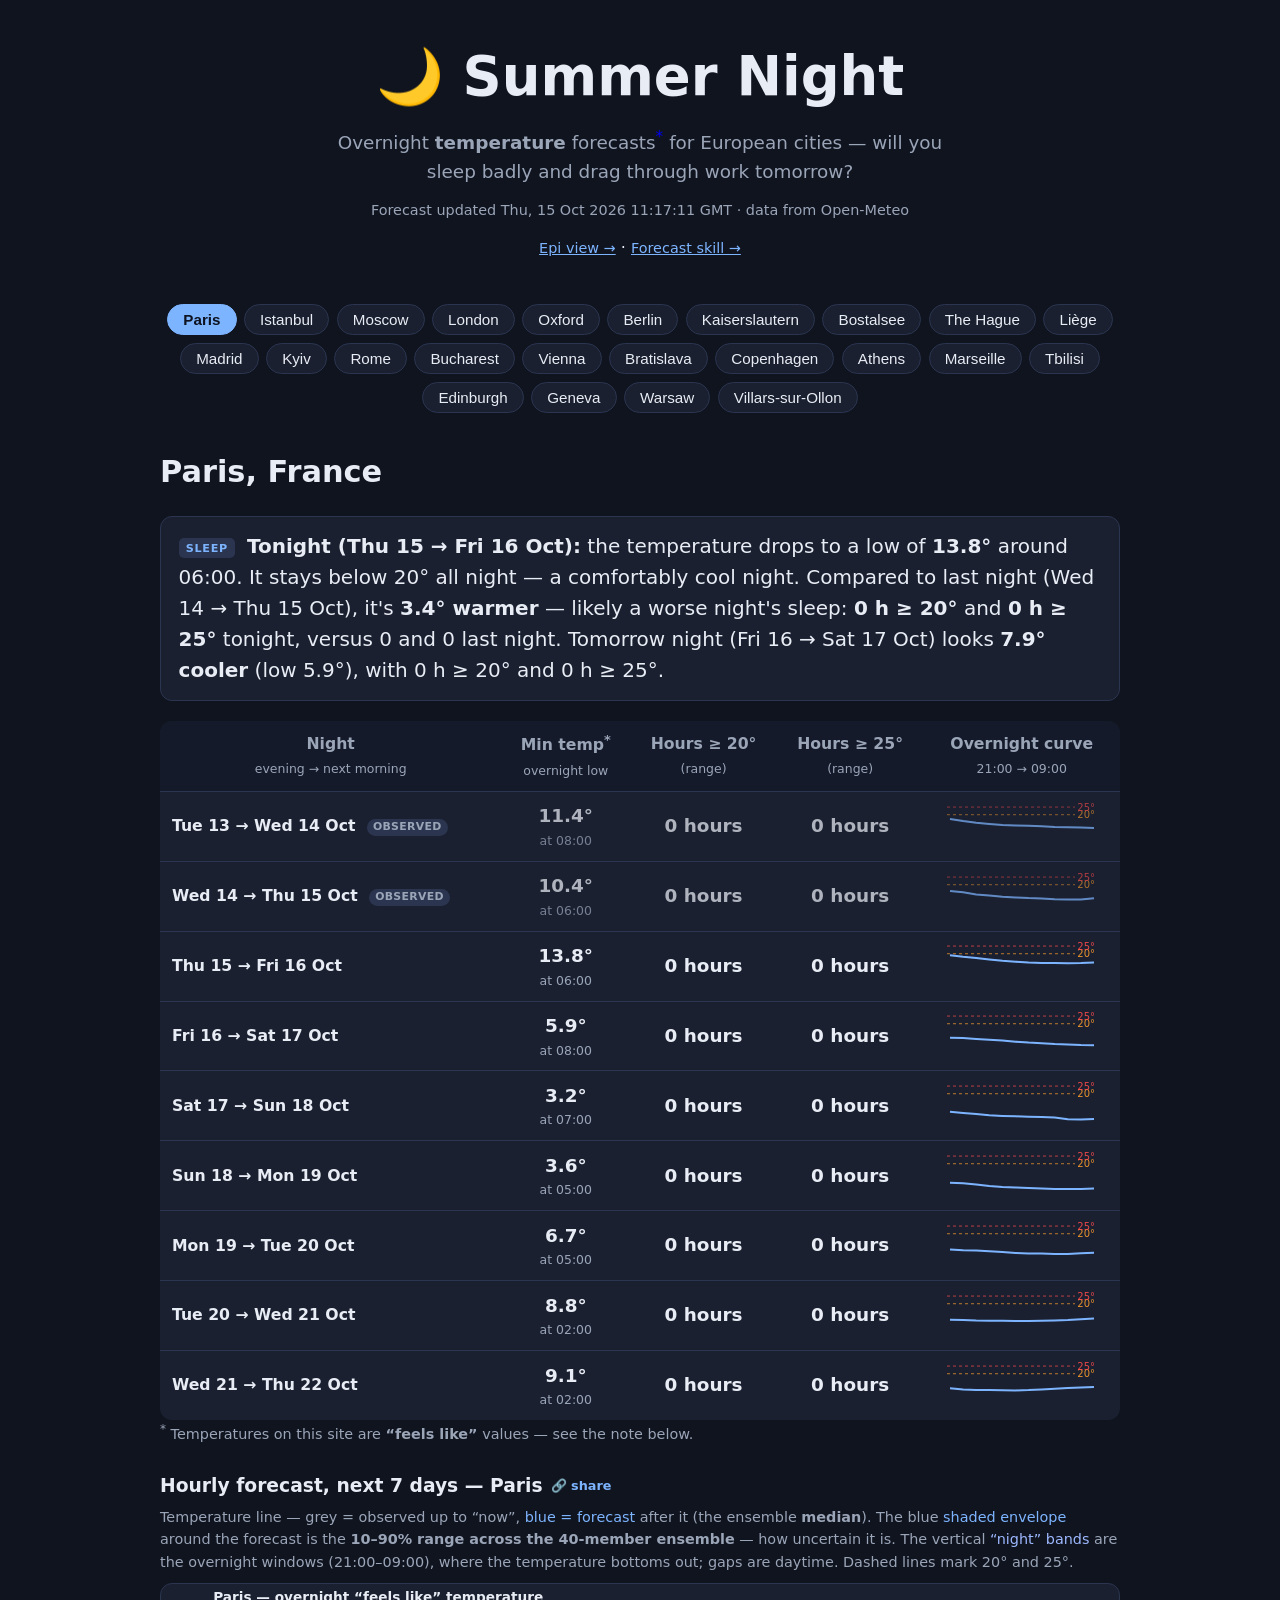
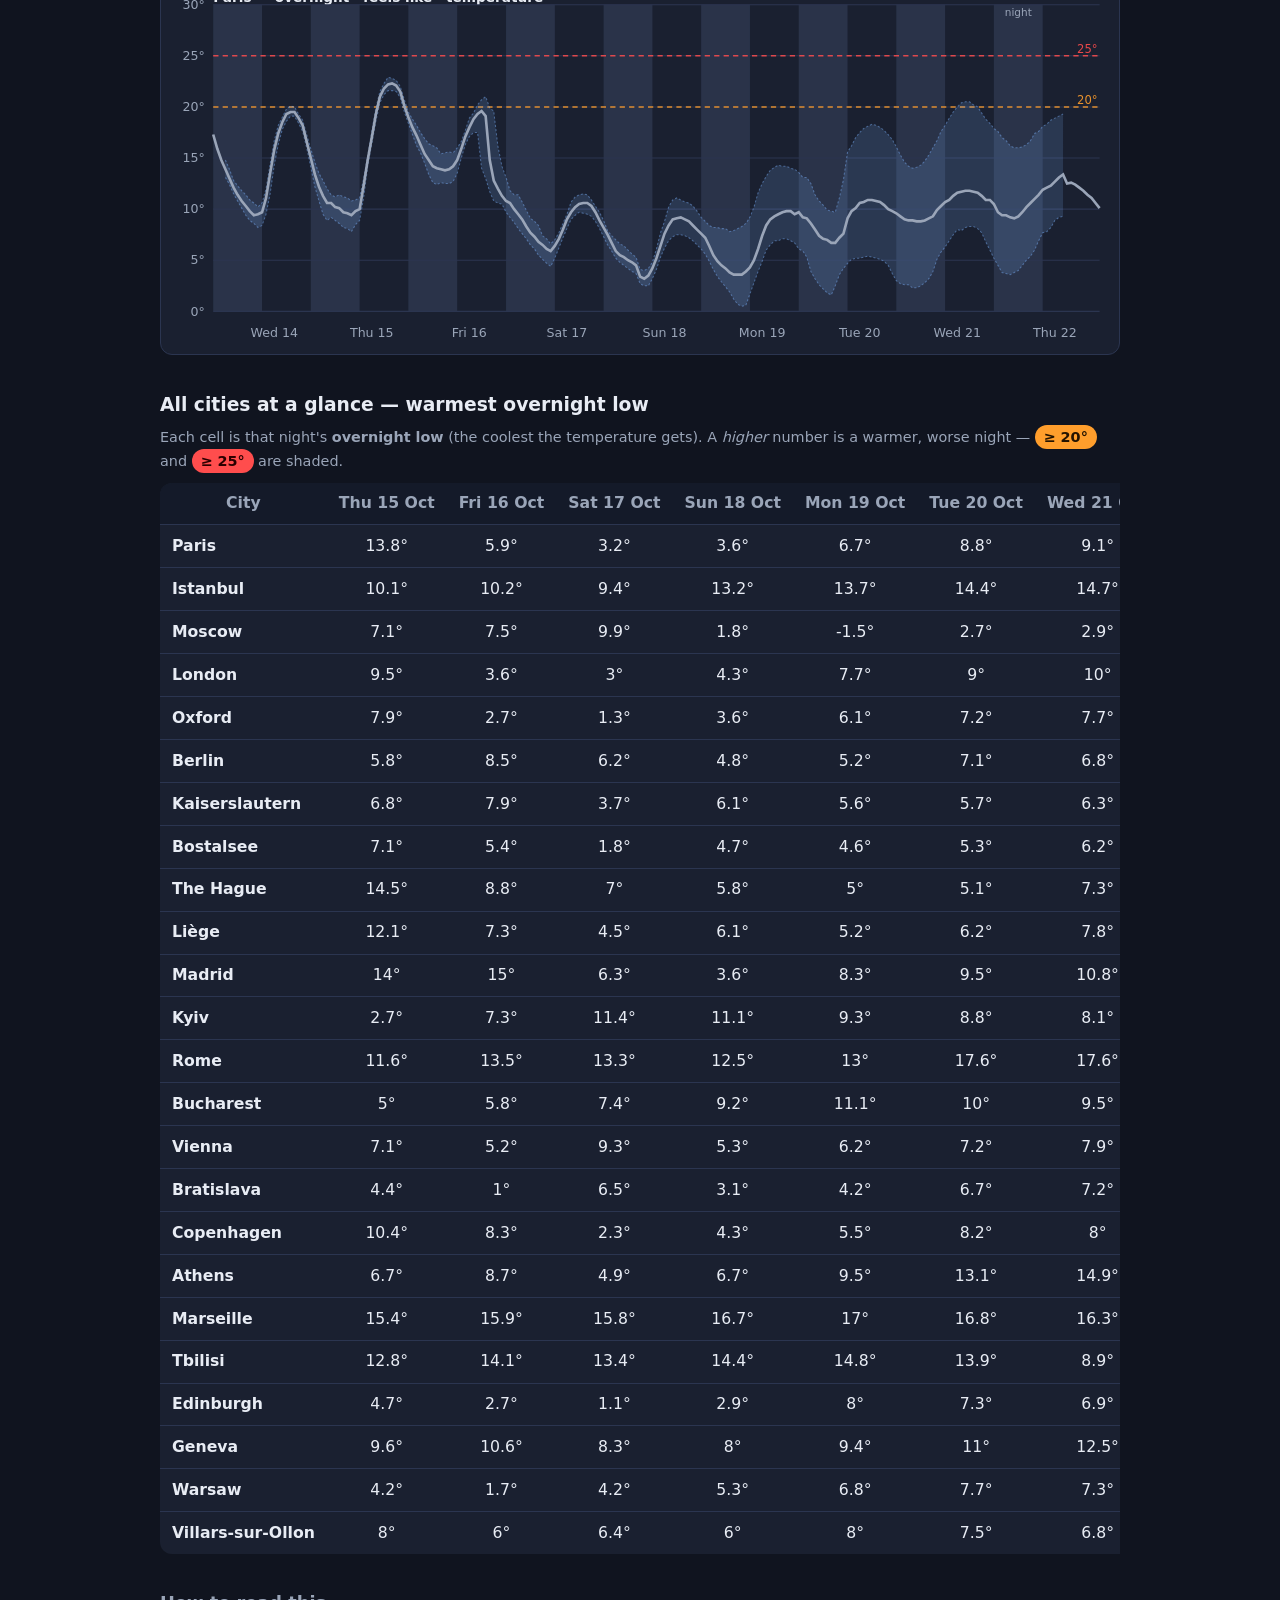
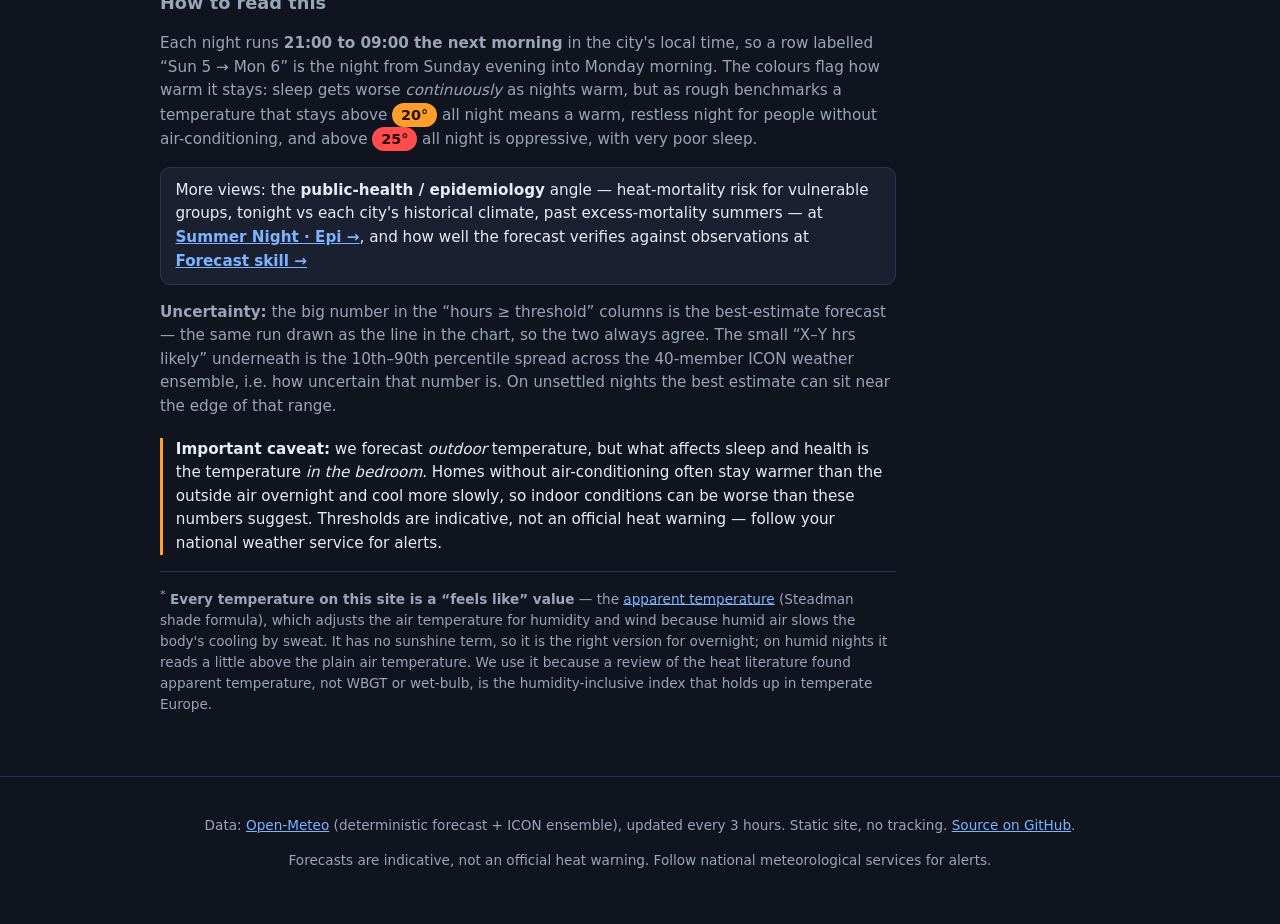
<file: index.html>
<!DOCTYPE html>
<html lang="en">
<head>
<meta charset="utf-8">
<meta name="viewport" content="width=device-width, initial-scale=1">
<title>Summer Night — overnight heat in European cities</title>
<meta name="description" content="Overnight temperature forecasts (feels like / apparent temperature) for Paris and the largest European cities, updated automatically from Open-Meteo.">
<link rel="stylesheet" href="assets/style.css">
</head>
<body>
<header>
  <h1>🌙 Summer Night</h1>
  <p class="subtitle">Overnight <strong>temperature</strong> forecasts<sup><a href="#feels-like">*</a></sup>
    for European cities — will you sleep badly and drag through work tomorrow?</p>
  <p class="updated" id="updated">Loading…</p>
  <p class="backlink"><a href="epi/">Epi view &rarr;</a> · <a href="skill/">Forecast skill &rarr;</a></p>
</header>

<main>
  <nav class="city-pills" id="cityPills" aria-label="Choose a city"></nav>

  <section id="cityPanel" class="hidden">
    <h2 id="cityName"></h2>
    <p class="headline" id="headline"></p>

    <div class="table-wrap">
      <table id="nightTable">
        <thead>
          <tr>
            <th>Night<br><span class="thin">evening → next morning</span></th>
            <th>Min temp<sup>*</sup><br><span class="thin">overnight low</span></th>
            <th>Hours ≥ 20°<br><span class="thin">(range)</span></th>
            <th>Hours ≥ 25°<br><span class="thin">(range)</span></th>
            <th>Overnight curve<br><span class="thin">21:00 → 09:00</span></th>
          </tr>
        </thead>
        <tbody></tbody>
      </table>
    </div>
    <p class="chart-note"><sup>*</sup> Temperatures on this site are <strong>“feels like”</strong> values —
      see the note below.</p>

    <h3>Hourly forecast, next 7 days — <span id="chartCity"></span><a id="chartShare" class="sharelink" href="#" title="Copy a shareable link to this city">🔗 <span class="sharetext">share</span></a></h3>
    <p class="chart-note">Temperature line — <span style="color:var(--muted)">grey = observed</span>
      up to “now”, <span style="color:var(--accent)">blue = forecast</span> after it (the ensemble
      <strong>median</strong>). The blue <span style="color:var(--accent)">shaded envelope</span> around the
      forecast is the <strong>10–90% range across the 40-member ensemble</strong> — how uncertain it is.
      The vertical <span style="color:#9db8ff">“night” bands</span> are the overnight windows (21:00–09:00),
      where the temperature bottoms out; gaps are daytime. Dashed lines mark 20° and 25°.</p>
    <div id="chart" class="chart"></div>
  </section>

  <section>
    <h3>All cities at a glance — warmest overnight low</h3>
    <p class="chart-note">Each cell is that night's <strong>overnight low</strong> (the coolest the
      temperature gets). A <em>higher</em> number is a warmer, worse night —
      <span class="chip warn">≥ 20°</span> and <span class="chip danger">≥ 25°</span> are shaded.</p>
    <div class="table-wrap">
      <table id="overview"><thead></thead><tbody></tbody></table>
    </div>
  </section>

  <section class="explain">
    <h3>How to read this</h3>
    <p>Each night runs <strong>21:00 to 09:00 the next morning</strong> in the city's local time, so a
      row labelled “Sun 5 → Mon 6” is the night from Sunday evening into Monday morning. The colours
      flag how warm it stays: sleep gets worse <em>continuously</em> as nights warm, but as rough
      benchmarks a temperature that stays above <span class="chip warn">20°</span> all night means a
      warm, restless night for people without air-conditioning, and above
      <span class="chip danger">25°</span> all night is oppressive, with very poor sleep.</p>
    <p class="epi-link">More views: the <strong>public-health / epidemiology</strong> angle — heat-mortality
      risk for vulnerable groups, tonight vs each city's historical climate, past excess-mortality
      summers — at <a href="epi/">Summer Night · Epi &rarr;</a>, and how well the forecast verifies
      against observations at <a href="skill/">Forecast skill &rarr;</a></p>
    <p><strong>Uncertainty:</strong> the big number in the “hours ≥ threshold” columns is the
      best-estimate forecast — the same run drawn as the line in the chart, so the two always agree.
      The small “X–Y hrs likely” underneath is the 10th–90th percentile spread across the 40-member
      ICON weather ensemble, i.e. how uncertain that number is. On unsettled nights the best estimate
      can sit near the edge of that range.</p>
    <p class="caveat"><strong>Important caveat:</strong> we forecast <em>outdoor</em> temperature, but
      what affects sleep and health is the temperature <em>in the bedroom</em>. Homes without
      air-conditioning often stay warmer than the outside air overnight and cool more slowly, so indoor
      conditions can be worse than these numbers suggest. Thresholds are indicative, not an official
      heat warning — follow your national weather service for alerts.</p>

    <p class="footnote" id="feels-like"><sup>*</sup> <strong>Every temperature on this site is a
      “feels like” value</strong> — the <a href="https://en.wikipedia.org/wiki/Apparent_temperature">apparent
      temperature</a> (Steadman shade formula), which adjusts the air temperature for humidity and wind
      because humid air slows the body's cooling by sweat. It has no sunshine term, so it is the right
      version for overnight; on humid nights it reads a little above the plain air temperature. We use
      it because a review of the heat literature found apparent temperature, not WBGT or wet-bulb, is
      the humidity-inclusive index that holds up in temperate Europe.</p>
  </section>
</main>

<footer>
  <p>Data: <a href="https://open-meteo.com/">Open-Meteo</a> (deterministic forecast + ICON ensemble),
    updated every 3 hours. Static site, no tracking.
    <a href="https://github.com/MLGlobalHealth/summer-night">Source on GitHub</a>.</p>
  <p>Forecasts are indicative, not an official heat warning. Follow national meteorological services
    for alerts.</p>
</footer>

<script src="assets/app.js"></script>
</body>
</html>
</file>
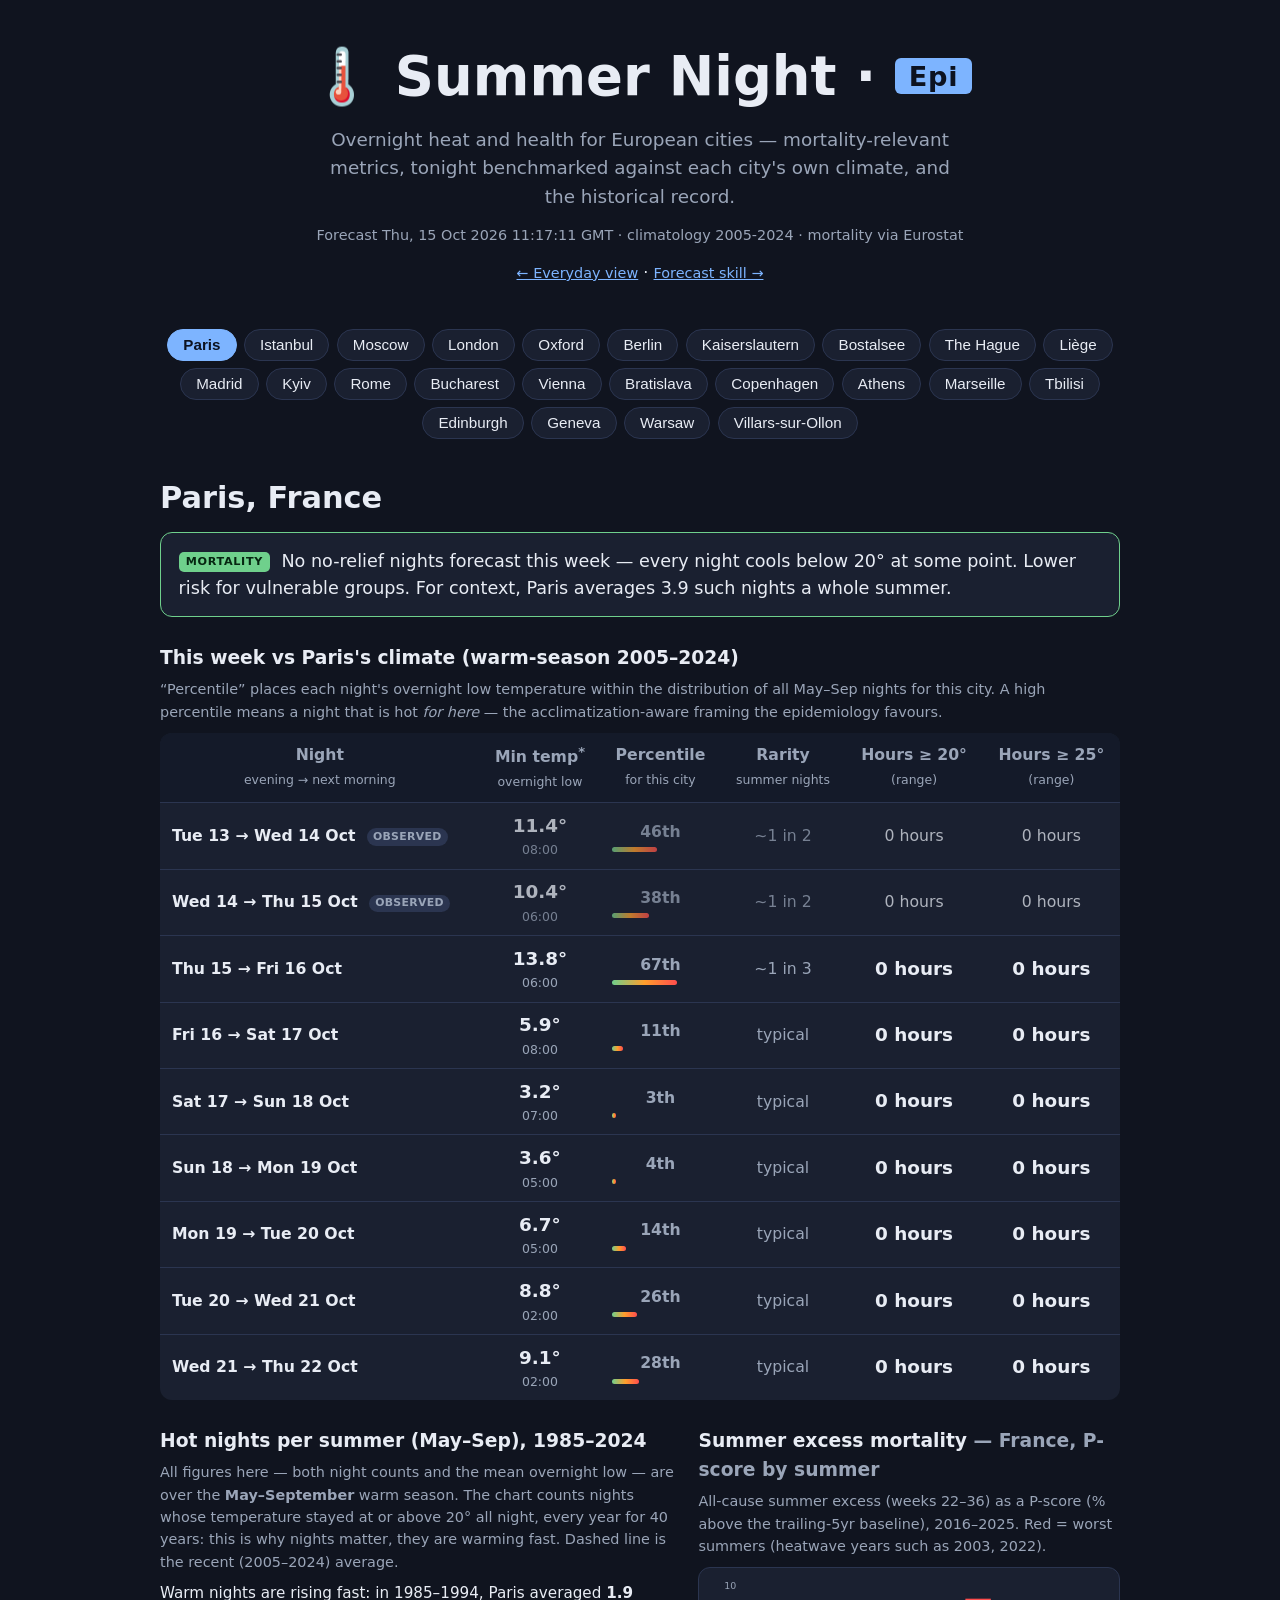
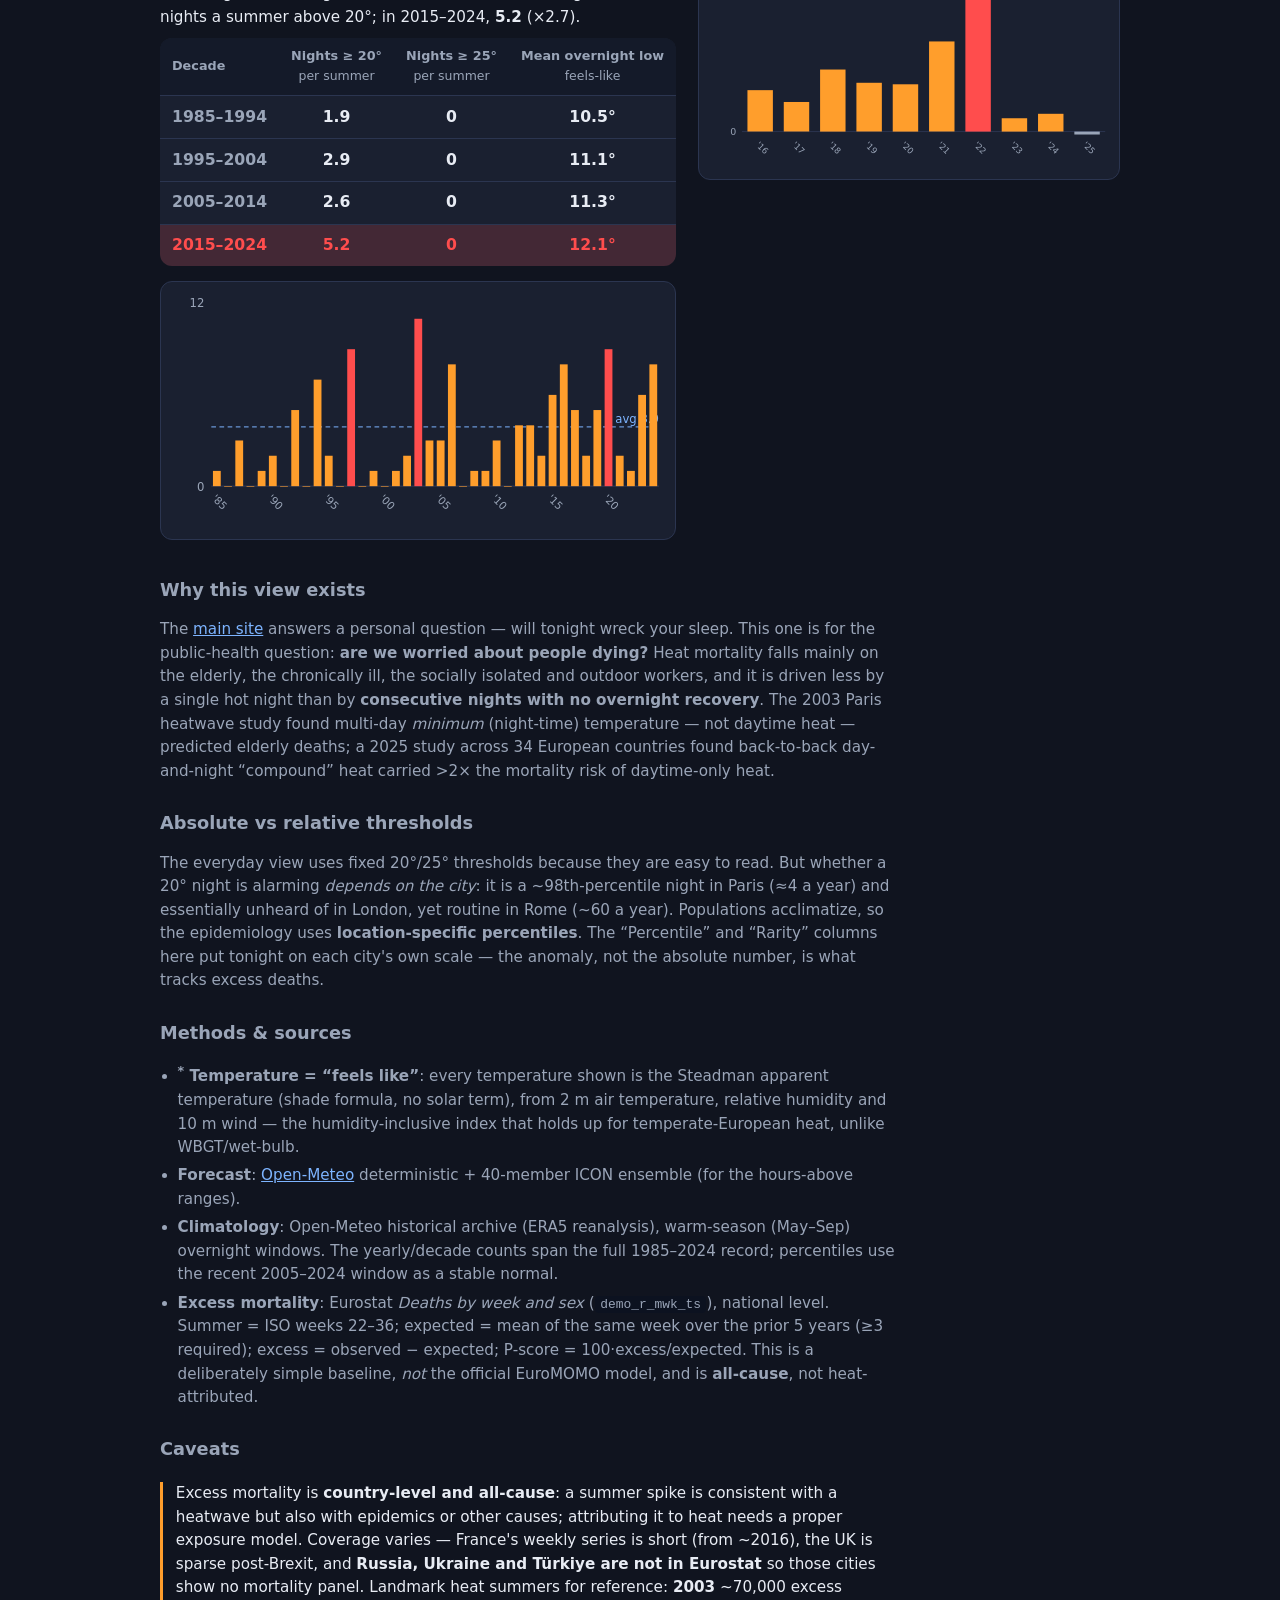
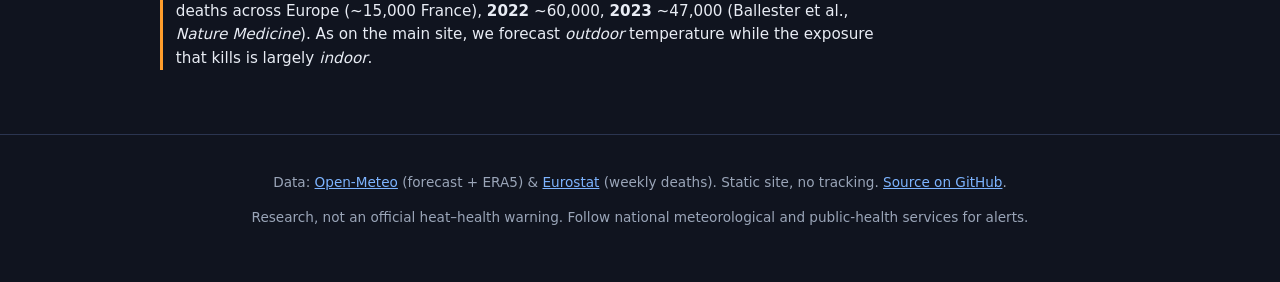
<file: epi/index.html>
<!DOCTYPE html>
<html lang="en">
<head>
<meta charset="utf-8">
<meta name="viewport" content="width=device-width, initial-scale=1">
<title>Summer Night · Epi — overnight heat &amp; health</title>
<meta name="description" content="Technical view: overnight heat-mortality risk for European cities, tonight vs each city's climatology, and historical summer excess mortality.">
<link rel="stylesheet" href="../assets/style.css">
<link rel="stylesheet" href="epi.css">
</head>
<body>
<header>
  <h1>🌡️ Summer Night · <span class="epi-badge">Epi</span></h1>
  <p class="subtitle">Overnight heat and health for European cities — mortality-relevant
    metrics, tonight benchmarked against each city's own climate, and the historical record.</p>
  <p class="updated" id="updated">Loading…</p>
  <p class="backlink"><a href="../">&larr; Everyday view</a> ·
    <a href="../skill/">Forecast skill &rarr;</a></p>
</header>

<main>
  <nav class="city-pills" id="cityPills" aria-label="Choose a city"></nav>

  <section id="cityPanel" class="hidden">
    <h2 id="cityName"></h2>

    <p class="headline mortality" id="mortality"></p>

    <h3>This week vs <span id="climoName">this city</span>'s climate
      <span class="thin">(warm-season 2005–2024)</span></h3>
    <p class="chart-note">“Percentile” places each night's overnight low temperature within the
      distribution of all May–Sep nights for this city. A high percentile means a night that is hot
      <em>for here</em> — the acclimatization-aware framing the epidemiology favours.</p>
    <div class="table-wrap">
      <table id="nightTable">
        <thead>
          <tr>
            <th>Night<br><span class="thin">evening → next morning</span></th>
            <th>Min temp<sup>*</sup><br><span class="thin">overnight low</span></th>
            <th>Percentile<br><span class="thin">for this city</span></th>
            <th>Rarity<br><span class="thin">summer nights</span></th>
            <th>Hours ≥ 20°<br><span class="thin">(range)</span></th>
            <th>Hours ≥ 25°<br><span class="thin">(range)</span></th>
          </tr>
        </thead>
        <tbody></tbody>
      </table>
    </div>

    <div class="two-col">
      <div>
        <h3>Hot nights per summer <span class="thin">(May–Sep)</span>, 1985–2024</h3>
        <p class="chart-note">All figures here — both night counts and the mean overnight low — are over
          the <strong>May–September</strong> warm season. The chart counts nights whose temperature
          stayed at or above 20° all night, every year for 40 years: this is why nights matter, they are
          warming fast. Dashed line is the recent (2005–2024) average.</p>
        <div id="decadeCompare" class="decade-compare"></div>
        <div id="climoChart" class="chart"></div>
      </div>
      <div>
        <h3>Summer excess mortality <span class="thin" id="mortCountry"></span></h3>
        <p class="chart-note" id="mortNote">All-cause excess deaths in the hot season (weeks 22–36) vs a
          trailing 5-year baseline. Country-level; summer spikes often coincide with heatwaves but are
          not heat-attributed.</p>
        <div id="mortChart" class="chart"></div>
      </div>
    </div>
  </section>

  <section class="explain">
    <h3>Why this view exists</h3>
    <p>The <a href="../">main site</a> answers a personal question — will tonight wreck your sleep. This
      one is for the public-health question: <strong>are we worried about people dying?</strong> Heat
      mortality falls mainly on the elderly, the chronically ill, the socially isolated and outdoor
      workers, and it is driven less by a single hot night than by <strong>consecutive nights with no
      overnight recovery</strong>. The 2003 Paris heatwave study found multi-day <em>minimum</em>
      (night-time) temperature — not daytime heat — predicted elderly deaths; a 2025 study across 34
      European countries found back-to-back day-and-night “compound” heat carried &gt;2× the mortality
      risk of daytime-only heat.</p>

    <h3>Absolute vs relative thresholds</h3>
    <p>The everyday view uses fixed 20°/25° thresholds because they are easy to read. But whether a 20°
      night is alarming <em>depends on the city</em>: it is a ~98th-percentile night in Paris (≈4 a year)
      and essentially unheard of in London, yet routine in Rome (~60 a year). Populations acclimatize, so
      the epidemiology uses <strong>location-specific percentiles</strong>. The “Percentile” and “Rarity”
      columns here put tonight on each city's own scale — the anomaly, not the absolute number, is what
      tracks excess deaths.</p>

    <h3>Methods &amp; sources</h3>
    <ul>
      <li id="feels-like"><strong><sup>*</sup> Temperature = “feels like”</strong>: every temperature
        shown is the Steadman apparent temperature (shade formula, no solar term), from 2 m air
        temperature, relative humidity and 10 m wind — the humidity-inclusive index that holds up for
        temperate-European heat, unlike WBGT/wet-bulb.</li>
      <li><strong>Forecast</strong>: <a href="https://open-meteo.com/">Open-Meteo</a> deterministic +
        40-member ICON ensemble (for the hours-above ranges).</li>
      <li><strong>Climatology</strong>: Open-Meteo historical archive (ERA5 reanalysis), warm-season
        (May–Sep) overnight windows. The yearly/decade counts span the full 1985–2024 record;
        percentiles use the recent 2005–2024 window as a stable normal.</li>
      <li><strong>Excess mortality</strong>: Eurostat <em>Deaths by week and sex</em>
        (<code>demo_r_mwk_ts</code>), national level. Summer = ISO weeks 22–36; expected = mean of the
        same week over the prior 5 years (≥3 required); excess = observed − expected; P-score =
        100·excess/expected. This is a deliberately simple baseline, <em>not</em> the official EuroMOMO
        model, and is <strong>all-cause</strong>, not heat-attributed.</li>
    </ul>

    <h3>Caveats</h3>
    <p class="caveat">Excess mortality is <strong>country-level and all-cause</strong>: a summer spike is
      consistent with a heatwave but also with epidemics or other causes; attributing it to heat needs a
      proper exposure model. Coverage varies — France's weekly series is short (from ~2016), the UK is
      sparse post-Brexit, and <strong>Russia, Ukraine and Türkiye are not in Eurostat</strong> so those
      cities show no mortality panel. Landmark heat summers for reference: <strong>2003</strong> ~70,000
      excess deaths across Europe (~15,000 France), <strong>2022</strong> ~60,000, <strong>2023</strong>
      ~47,000 (Ballester et al., <em>Nature Medicine</em>). As on the main site, we forecast
      <em>outdoor</em> temperature while the exposure that kills is largely <em>indoor</em>.</p>
  </section>
</main>

<footer>
  <p>Data: <a href="https://open-meteo.com/">Open-Meteo</a> (forecast + ERA5) &amp;
    <a href="https://ec.europa.eu/eurostat">Eurostat</a> (weekly deaths). Static site, no tracking.
    <a href="https://github.com/MLGlobalHealth/summer-night">Source on GitHub</a>.</p>
  <p>Research, not an official heat–health warning. Follow national meteorological and public-health
    services for alerts.</p>
</footer>

<script src="app.js"></script>
</body>
</html>
</file>
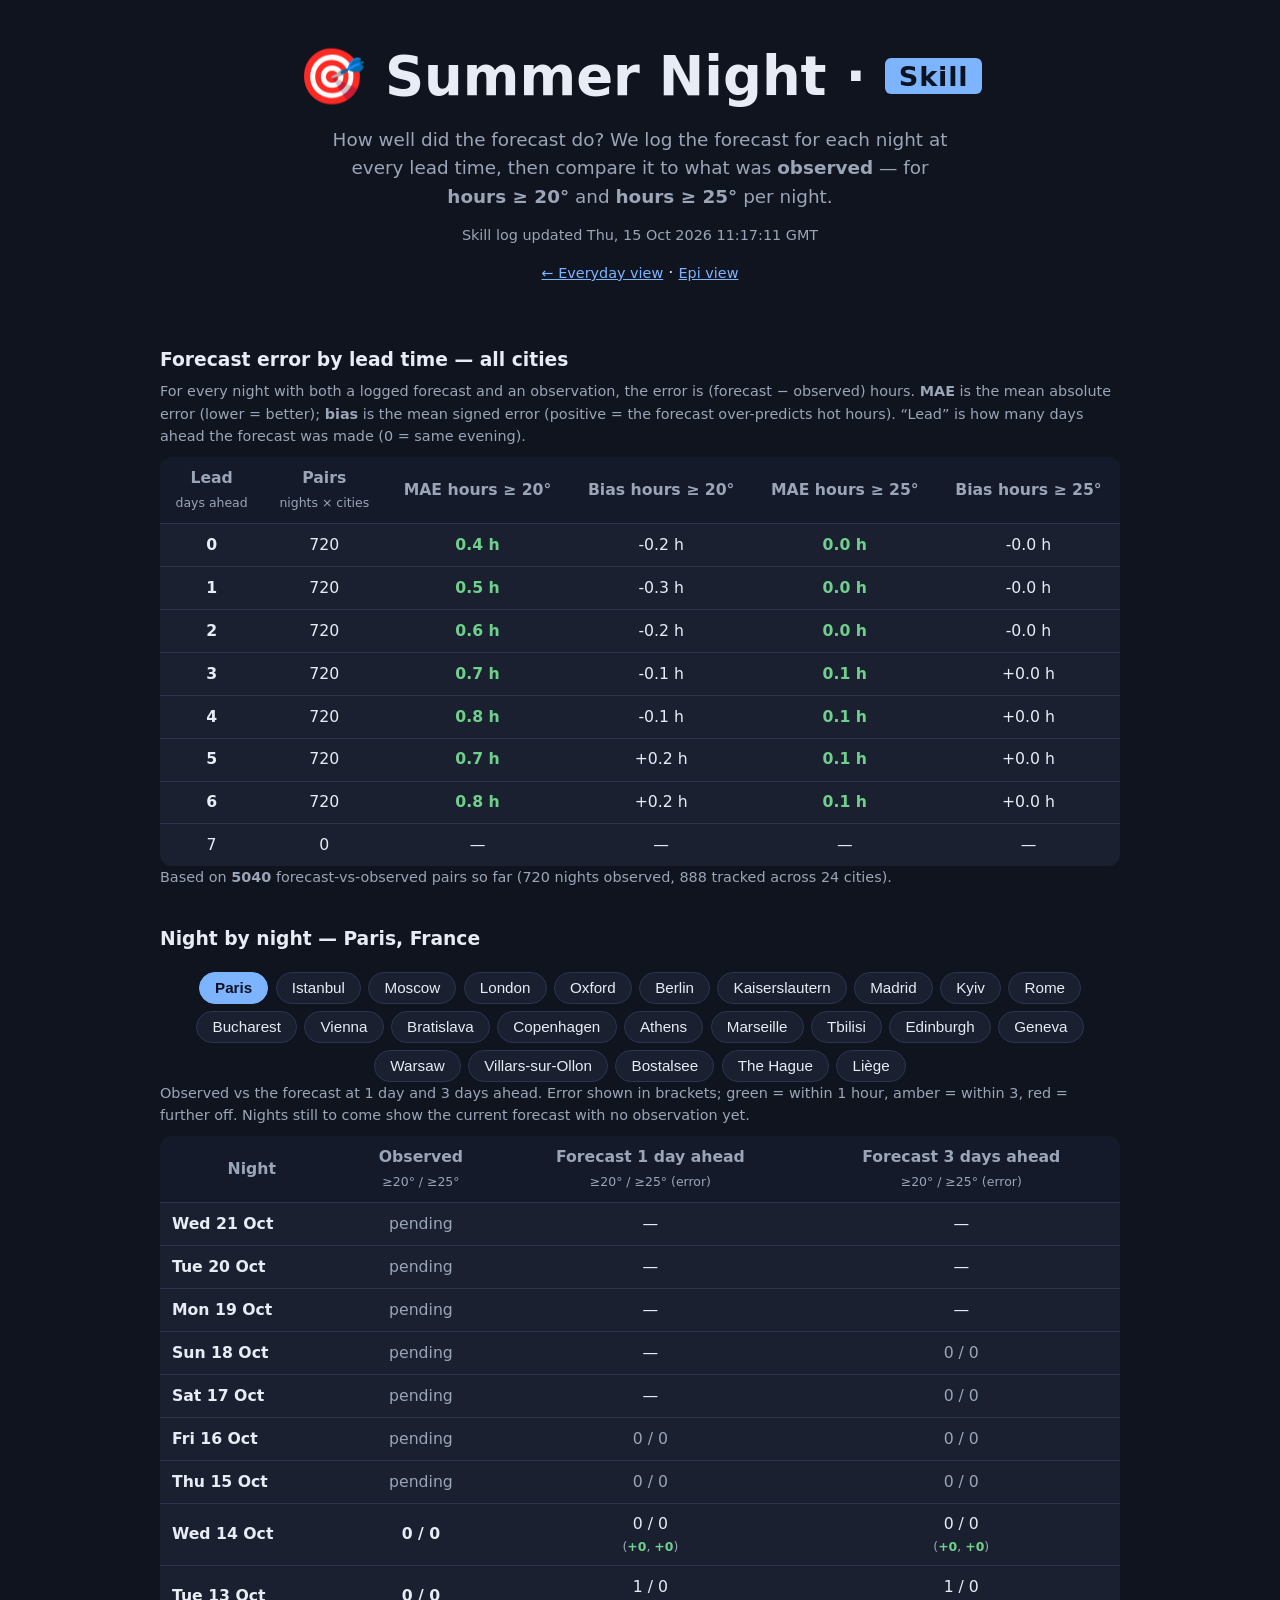
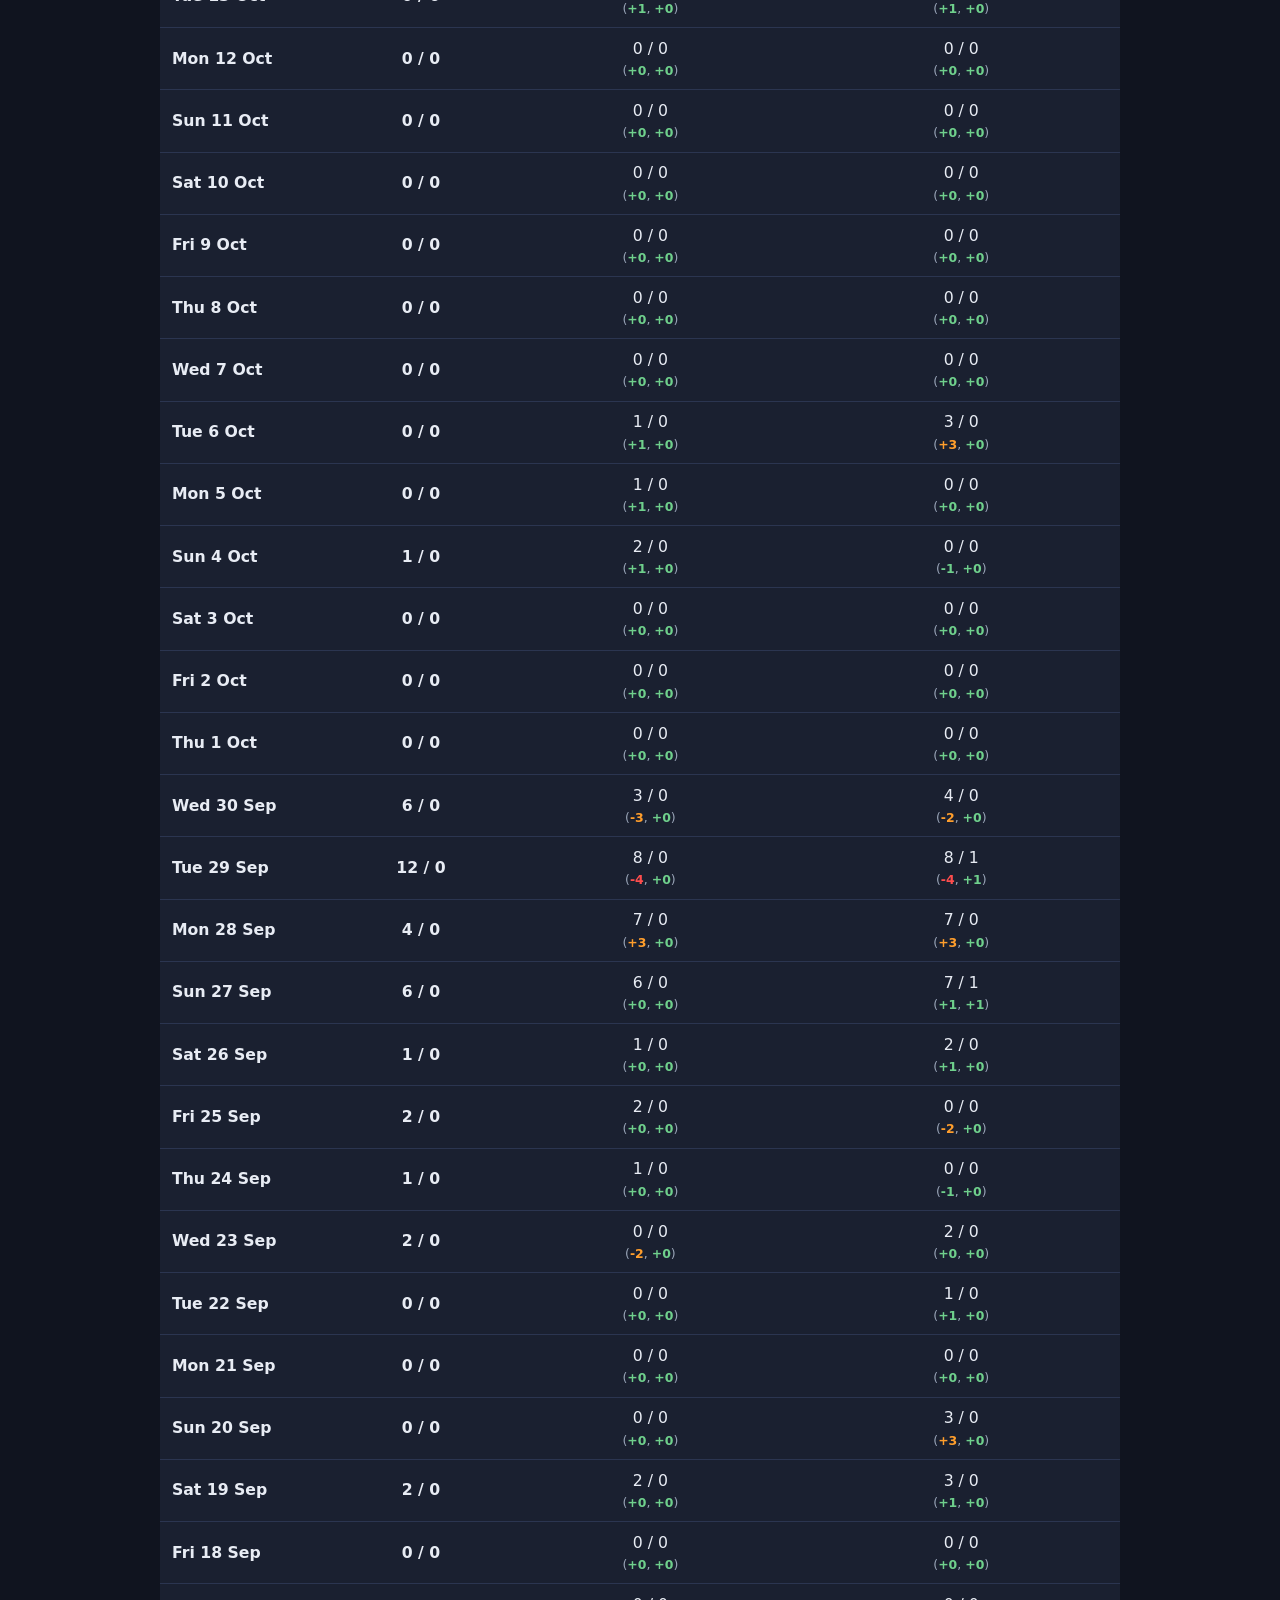
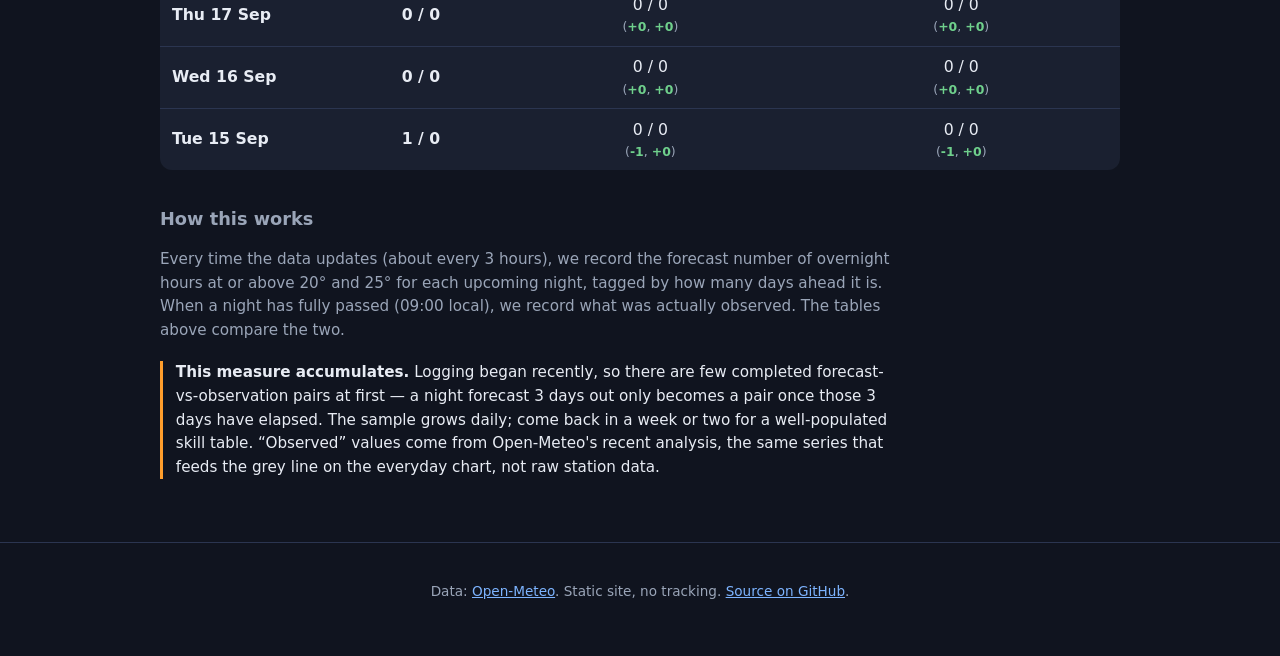
<file: skill/index.html>
<!DOCTYPE html>
<html lang="en">
<head>
<meta charset="utf-8">
<meta name="viewport" content="width=device-width, initial-scale=1">
<title>Summer Night · Skill — forecast vs observed</title>
<meta name="description" content="How well the overnight heat forecast verifies: forecasted hours above 20°/25° compared to observed, by lead time, for European cities.">
<link rel="stylesheet" href="../assets/style.css">
<link rel="stylesheet" href="../epi/epi.css">
</head>
<body>
<header>
  <h1>🎯 Summer Night · <span class="epi-badge">Skill</span></h1>
  <p class="subtitle">How well did the forecast do? We log the forecast for each night at every
    lead time, then compare it to what was <strong>observed</strong> — for
    <strong>hours ≥ 20°</strong> and <strong>hours ≥ 25°</strong> per night.</p>
  <p class="updated" id="updated">Loading…</p>
  <p class="backlink"><a href="../">&larr; Everyday view</a> · <a href="../epi/">Epi view</a></p>
</header>

<main>
  <section>
    <h3>Forecast error by lead time <span class="thin">— all cities</span></h3>
    <p class="chart-note">For every night with both a logged forecast and an observation, the error is
      (forecast − observed) hours. <strong>MAE</strong> is the mean absolute error (lower = better);
      <strong>bias</strong> is the mean signed error (positive = the forecast over-predicts hot hours).
      “Lead” is how many days ahead the forecast was made (0 = same evening).</p>
    <div class="table-wrap">
      <table id="skillTable">
        <thead>
          <tr>
            <th>Lead<br><span class="thin">days ahead</span></th>
            <th>Pairs<br><span class="thin">nights × cities</span></th>
            <th>MAE hours ≥ 20°</th>
            <th>Bias hours ≥ 20°</th>
            <th>MAE hours ≥ 25°</th>
            <th>Bias hours ≥ 25°</th>
          </tr>
        </thead>
        <tbody></tbody>
      </table>
    </div>
    <p class="chart-note" id="sampleNote"></p>
  </section>

  <section>
    <h3>Night by night <span class="thin" id="cityLabel"></span></h3>
    <nav class="city-pills" id="cityPills" aria-label="Choose a city"></nav>
    <p class="chart-note">Observed vs the forecast at 1 day and 3 days ahead. Error shown in brackets;
      green = within 1 hour, amber = within 3, red = further off. Nights still to come show the current
      forecast with no observation yet.</p>
    <div class="table-wrap">
      <table id="nightTable">
        <thead>
          <tr>
            <th>Night</th>
            <th>Observed<br><span class="thin">≥20° / ≥25°</span></th>
            <th>Forecast 1 day ahead<br><span class="thin">≥20° / ≥25° (error)</span></th>
            <th>Forecast 3 days ahead<br><span class="thin">≥20° / ≥25° (error)</span></th>
          </tr>
        </thead>
        <tbody></tbody>
      </table>
    </div>
  </section>

  <section class="explain">
    <h3>How this works</h3>
    <p>Every time the data updates (about every 3 hours), we record the forecast number of overnight
      hours at or above 20° and 25° for each upcoming night, tagged by how many days ahead it is. When a
      night has fully passed (09:00 local), we record what was actually observed. The tables above compare
      the two.</p>
    <p class="caveat"><strong>This measure accumulates.</strong> Logging began recently, so there are few
      completed forecast-vs-observation pairs at first — a night forecast 3 days out only becomes a pair
      once those 3 days have elapsed. The sample grows daily; come back in a week or two for a
      well-populated skill table. “Observed” values come from Open-Meteo's recent analysis, the same
      series that feeds the grey line on the everyday chart, not raw station data.</p>
  </section>
</main>

<footer>
  <p>Data: <a href="https://open-meteo.com/">Open-Meteo</a>. Static site, no tracking.
    <a href="https://github.com/MLGlobalHealth/summer-night">Source on GitHub</a>.</p>
</footer>

<script src="app.js"></script>
</body>
</html>
</file>
<file: assets/style.css>
:root {
  --bg: #10141f;
  --panel: #1a2030;
  --text: #e8ecf4;
  --muted: #9aa5b8;
  --line: #2b3550;
  --warn: #ff9e2c;
  --warn-bg: rgba(255, 158, 44, 0.16);
  --danger: #ff4d4d;
  --danger-bg: rgba(255, 77, 77, 0.18);
  --ok: #6fd08c;
  --accent: #7db4ff;
}

* { box-sizing: border-box; }

body {
  margin: 0;
  font-family: system-ui, -apple-system, "Segoe UI", Roboto, sans-serif;
  background: var(--bg);
  color: var(--text);
  line-height: 1.55;
}

header { text-align: center; padding: 2.2rem 1rem 0.5rem; }
h1 { font-size: clamp(2.2rem, 6vw, 3.4rem); margin: 0 0 0.4rem; }
.subtitle { font-size: 1.15rem; color: var(--muted); max-width: 40rem; margin: 0 auto; }
.updated { color: var(--muted); font-size: 0.9rem; margin-top: 0.8rem; }
.backlink { margin-top: 0.4rem; }
.backlink a { color: var(--accent); font-size: 0.9rem; }

main { max-width: 62rem; margin: 0 auto; padding: 0 1rem 3rem; }
section { margin-top: 2.2rem; }
h2 { font-size: 1.9rem; margin: 0 0 0.3rem; }
h3 { margin: 1.6rem 0 0.4rem; }

.city-pills {
  display: flex; flex-wrap: wrap; gap: 0.45rem;
  justify-content: center; margin-top: 1.2rem;
}
.city-pills button {
  background: var(--panel); color: var(--text);
  border: 1px solid var(--line); border-radius: 999px;
  padding: 0.4rem 0.95rem; font-size: 0.95rem; cursor: pointer;
}
.city-pills button:hover { border-color: var(--accent); }
.city-pills button.active { background: var(--accent); color: #0c1220; font-weight: 700; border-color: var(--accent); }

.headline {
  font-size: 1.25rem; background: var(--panel);
  border: 1px solid var(--line); border-radius: 12px;
  padding: 0.9rem 1.1rem;
}
.headline.warn { border-color: var(--warn); background: var(--warn-bg); }
.headline.danger { border-color: var(--danger); background: var(--danger-bg); }
.headline.mortality { margin-top: 0.7rem; font-size: 1.1rem; }
.headline.mortality:not(.warn):not(.danger) { border-color: var(--ok); }

.tag {
  display: inline-block; font-size: 0.7rem; font-weight: 800; letter-spacing: 0.06em;
  padding: 0.08rem 0.45rem; border-radius: 5px; vertical-align: 0.12em; margin-right: 0.35rem;
  background: #2b3550; color: var(--accent);
}
.headline.warn .tag { background: var(--warn); color: #241300; }
.headline.danger .tag { background: var(--danger); color: #2b0000; }
.headline.mortality:not(.warn):not(.danger) .tag { background: var(--ok); color: #062611; }

.norelief {
  display: inline-block; font-size: 0.68rem; font-weight: 700; letter-spacing: 0.03em;
  padding: 0.02rem 0.4rem; border-radius: 999px; margin-left: 0.35rem;
  background: var(--danger-bg); color: var(--danger); border: 1px solid var(--danger);
  vertical-align: 0.1em;
}

.table-wrap { overflow-x: auto; }
table {
  border-collapse: collapse; width: 100%;
  background: var(--panel); border-radius: 12px; overflow: hidden;
  font-size: 0.98rem;
}
th, td { padding: 0.55rem 0.75rem; text-align: center; border-bottom: 1px solid var(--line); white-space: nowrap; }
th { background: #141a29; font-weight: 600; color: var(--muted); }
th .thin { font-weight: 400; font-size: 0.78rem; }
tbody tr:last-child td { border-bottom: none; }
td.night-label { text-align: left; font-weight: 600; white-space: normal; }

tr.warn td { background: var(--warn-bg); }
tr.danger td { background: var(--danger-bg); }
tr.observed td { opacity: 0.72; }
tr.observed td.night-label { opacity: 1; }
.obs-tag {
  display: inline-block; font-size: 0.68rem; font-weight: 700; letter-spacing: 0.03em;
  padding: 0.02rem 0.4rem; border-radius: 999px; margin-left: 0.35rem; vertical-align: 0.1em;
  background: #2b3550; color: var(--muted); text-transform: uppercase;
}
.obs-tag.part { color: var(--accent); background: rgba(125, 180, 255, 0.14); }
tr.partobs td { opacity: 1; }
tr.warn td.night-label::after { content: " 🥵"; }
tr.danger td.night-label::after { content: " 🔥"; }

.big { font-size: 1.15rem; font-weight: 700; }
.sub { display: block; font-size: 0.78rem; color: var(--muted); font-weight: 400; }
.range { color: var(--muted); font-size: 0.85rem; }
.stale-note { color: var(--warn); font-size: 0.85rem; }

.chip {
  display: inline-block; padding: 0.05rem 0.55rem; border-radius: 999px;
  font-weight: 700; font-size: 0.9rem;
}
.chip.warn { background: var(--warn); color: #241300; }
.chip.danger { background: var(--danger); color: #2b0000; }

.chart { background: var(--panel); border: 1px solid var(--line); border-radius: 12px; padding: 0.4rem; }
.chart svg { display: block; width: 100%; height: auto; }
.chart-note { color: var(--muted); font-size: 0.9rem; margin: 0 0 0.6rem; }

#overview td { cursor: pointer; }
#overview td.city-cell { text-align: left; font-weight: 600; }
#overview td.warn { background: var(--warn-bg); color: var(--warn); font-weight: 700; }
#overview td.danger { background: var(--danger-bg); color: var(--danger); font-weight: 700; }

.explain { color: var(--muted); font-size: 0.95rem; max-width: 46rem; }
.explain a { color: var(--accent); }
.explain .tag { vertical-align: 0.1em; }
.caveat {
  border-left: 3px solid var(--warn); padding-left: 0.8rem; margin-top: 1.2rem;
  color: var(--text);
}
.epi-link {
  background: var(--panel); border: 1px solid var(--line); border-radius: 10px;
  padding: 0.7rem 0.9rem; color: var(--text);
}
.epi-link a { color: var(--accent); font-weight: 600; white-space: nowrap; }
.footnote { font-size: 0.85rem; color: var(--muted); border-top: 1px solid var(--line); padding-top: 0.9rem; }
.footnote a { color: var(--accent); }
sup a { text-decoration: none; }
.sharelink {
  font-size: 0.8rem; font-weight: 600; color: var(--accent); text-decoration: none;
  margin-left: 0.5rem; white-space: nowrap; vertical-align: 0.1em;
}
.sharelink:hover { text-decoration: underline; }

footer {
  text-align: center; color: var(--muted); font-size: 0.85rem;
  padding: 1.5rem 1rem 2.5rem; border-top: 1px solid var(--line);
}
footer a { color: var(--accent); }

.hidden { display: none; }

.err-ok { color: var(--ok); font-weight: 700; }
.err-mid { color: var(--warn); font-weight: 700; }
.err-hi { color: var(--danger); font-weight: 700; }
.muted { color: var(--muted); }

@media (max-width: 640px) {
  th, td { padding: 0.45rem 0.5rem; font-size: 0.88rem; }
  .headline { font-size: 1.05rem; }
}
</file>
<file: epi/epi.css>
/* Epi-specific styles, layered on ../assets/style.css */
.epi-badge {
  font-size: 0.5em; vertical-align: 0.35em; background: var(--accent); color: #0c1220;
  padding: 0.1em 0.5em; border-radius: 6px; font-weight: 800; letter-spacing: 0.03em;
}
.backlink { margin-top: 0.4rem; }
.backlink a { color: var(--accent); font-size: 0.9rem; }

.two-col { display: grid; grid-template-columns: 1fr 1fr; gap: 1.4rem; align-items: start; }
@media (max-width: 720px) { .two-col { grid-template-columns: 1fr; } }

/* percentile pill in the night table */
.pctl { font-weight: 800; }
.pctl-bar {
  display: block; height: 5px; border-radius: 3px; margin-top: 3px;
  background: linear-gradient(90deg, var(--ok), var(--warn), var(--danger));
}
.pctl-hi { color: var(--danger); }
.pctl-mid { color: var(--warn); }
.pctl-lo { color: var(--muted); }

.explain ul { padding-left: 1.1rem; }
.explain li { margin: 0.3rem 0; }
.explain code { background: #0c1220; padding: 0.05rem 0.35rem; border-radius: 4px; font-size: 0.85em; }
#mortCountry, #mortNote { color: var(--muted); }
.nodata { color: var(--muted); padding: 1.5rem 0.5rem; text-align: center; font-style: italic; }

.decade-compare { margin-bottom: 0.9rem; }
.decade-head { margin: 0 0 0.5rem; font-size: 0.95rem; }
.decade-table { width: 100%; font-variant-numeric: tabular-nums; }
.decade-table th { font-size: 0.8rem; }
.decade-table td:first-child, .decade-table th:first-child { text-align: left; color: var(--muted); }
.decade-table td { font-weight: 600; }
.decade-table tr.now td { background: var(--danger-bg); color: var(--danger); }
.decade-table tr.now td:first-child { color: var(--danger); }
</file>
